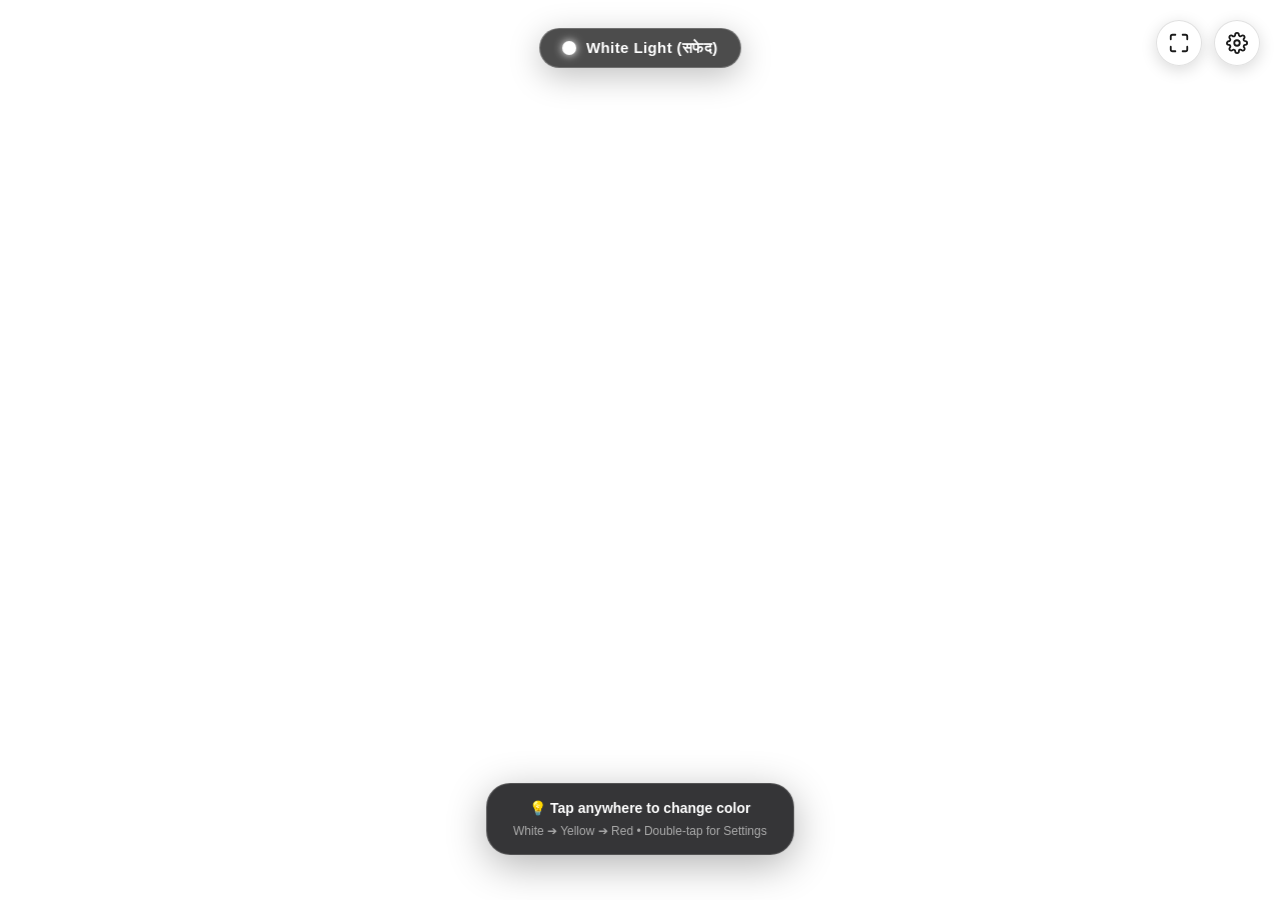
<file: index.html>
<!DOCTYPE html>
<html lang="hi">
<head>
  <meta charset="UTF-8">
  <meta name="viewport" content="width=device-width, initial-scale=1.0, maximum-scale=1.0, user-scalable=no, viewport-fit=cover">
  <title>Full Screen Light - Lumina</title>
  
  <!-- PWA & Mobile Optimization -->
  <link rel="manifest" href="manifest.json">
  <meta name="theme-color" content="#ffffff">
  <meta name="apple-mobile-web-app-capable" content="yes">
  <meta name="apple-mobile-web-app-status-bar-style" content="black-translucent">
  <meta name="apple-mobile-web-app-title" content="ScreenLight">
  <link rel="apple-touch-icon" href="icon-192.svg">
  <link rel="icon" type="image/svg+xml" href="icon-192.svg">
  
  <link rel="stylesheet" href="style.css">
</head>
<body>

  <!-- Fullscreen Light Surface (Tapping cycles White -> Yellow -> Red) -->
  <div id="light-surface" aria-label="Tap to change light color" role="button" tabindex="0"></div>

  <!-- Brightness Dimmer Overlay (0% dim = 100% full brightness) -->
  <div id="dim-layer"></div>

  <!-- Quick HUD Controls (Auto-fades out after 3 seconds) -->
  <div class="hud-controls" id="hud-controls">
    <!-- Fullscreen Toggle -->
    <button class="icon-btn" id="btn-fullscreen" title="Fullscreen Mode (F)" aria-label="Fullscreen">
      <svg id="icon-fs-enter" viewBox="0 0 24 24">
        <path d="M8 3H5a2 2 0 0 0-2 2v3m18 0V5a2 2 0 0 0-2-2h-3m0 18h3a2 2 0 0 0 2-2v-3M3 16v3a2 2 0 0 0 2 2h3"></path>
      </svg>
      <svg id="icon-fs-exit" viewBox="0 0 24 24" style="display: none;">
        <path d="M4 14h6m0 0v6m0-6L3 21m17-7h-6m0 0v6m0-6l7 7M10 10H4m6 0V4m0 6L3 3m11 7h6m-6 0V4m0 6l7-7"></path>
      </svg>
    </button>

    <!-- Settings Gear -->
    <button class="icon-btn" id="btn-settings" title="Settings & Options" aria-label="Settings">
      <svg viewBox="0 0 24 24">
        <circle cx="12" cy="12" r="3"></circle>
        <path d="M19.4 15a1.65 1.65 0 0 0 .33 1.82l.06.06a2 2 0 0 1 0 2.83 2 2 0 0 1-2.83 0l-.06-.06a1.65 1.65 0 0 0-1.82-.33 1.65 1.65 0 0 0-1 1.51V21a2 2 0 0 1-2 2 2 2 0 0 1-2-2v-.09A1.65 1.65 0 0 0 9 19.4a1.65 1.65 0 0 0-1.82.33l-.06.06a2 2 0 0 1-2.83 0 2 2 0 0 1 0-2.83l.06-.06a1.65 1.65 0 0 0 .33-1.82 1.65 1.65 0 0 0-1.51-1H3a2 2 0 0 1-2-2 2 2 0 0 1 2-2h.09A1.65 1.65 0 0 0 4.6 9a1.65 1.65 0 0 0-.33-1.82l-.06-.06a2 2 0 0 1 0-2.83 2 2 0 0 1 2.83 0l.06.06a1.65 1.65 0 0 0 1.82.33H9a1.65 1.65 0 0 0 1-1.51V3a2 2 0 0 1 2-2 2 2 0 0 1 2 2v.09a1.65 1.65 0 0 0 1 1.51 1.65 1.65 0 0 0 1.82-.33l.06-.06a2 2 0 0 1 2.83 0 2 2 0 0 1 0 2.83l-.06.06a1.65 1.65 0 0 0-.33 1.82V9a1.65 1.65 0 0 0 1.51 1H21a2 2 0 0 1 2 2 2 2 0 0 1-2 2h-.09a1.65 1.65 0 0 0-1.51 1z"></path>
      </svg>
    </button>
  </div>

  <!-- Color Change Temporary Notification Pill -->
  <div class="color-badge" id="color-badge">
    <div class="badge-dot" id="badge-dot"></div>
    <span id="badge-text">White Light (सफेद)</span>
  </div>

  <!-- Intro Tip Toast -->
  <div class="intro-toast" id="intro-toast">
    <div><strong>💡 Tap anywhere to change color</strong></div>
    <div class="sub-text">White ➔ Yellow ➔ Red • Double-tap for Settings</div>
  </div>

  <!-- Settings & Controls Modal -->
  <div class="modal-backdrop" id="settings-modal" role="dialog" aria-modal="true">
    <div class="settings-card">
      <div class="settings-header">
        <div class="settings-title">
          <span>⚡ Lumina Screen Light</span>
        </div>
        <button class="close-btn" id="btn-close-settings" aria-label="Close settings">
          <svg width="20" height="20" viewBox="0 0 24 24" fill="none" stroke="currentColor" stroke-width="2.5" stroke-linecap="round">
            <line x1="18" y1="6" x2="6" y2="18"></line>
            <line x1="6" y1="6" x2="18" y2="18"></line>
          </svg>
        </button>
      </div>

      <!-- Brightness Slider -->
      <div class="setting-group">
        <div class="setting-label">
          <span>Brightness (चमक)</span>
          <span class="brightness-val" id="brightness-text">100%</span>
        </div>
        <div class="slider-container">
          <svg viewBox="0 0 24 24" fill="none" stroke="currentColor" stroke-width="2">
            <circle cx="12" cy="12" r="5"></circle>
            <line x1="12" y1="1" x2="12" y2="3"></line>
            <line x1="12" y1="21" x2="12" y2="23"></line>
            <line x1="4.22" y1="4.22" x2="5.64" y2="5.64"></line>
            <line x1="18.36" y1="18.36" x2="19.78" y2="19.78"></line>
            <line x1="1" y1="12" x2="3" y2="12"></line>
            <line x1="21" y1="12" x2="23" y2="12"></line>
            <line x1="4.22" y1="19.78" x2="5.64" y2="18.36"></line>
            <line x1="18.36" y1="5.64" x2="19.78" y2="4.22"></line>
          </svg>
          <input type="range" id="brightness-slider" min="10" max="100" value="100" step="1">
        </div>
      </div>

      <!-- Quick Color Select -->
      <div class="setting-group">
        <div class="setting-label">Colors (रंग चुनें)</div>
        <div class="color-swatches">
          <button class="color-option active" data-color="#ffffff" data-name="White Light (सफेद)">
            <div class="color-preview" style="background: #ffffff;"></div>
            <span>White</span>
          </button>
          <button class="color-option" data-color="#ffe600" data-name="Warm Yellow (पीला)">
            <div class="color-preview" style="background: #ffe600;"></div>
            <span>Yellow</span>
          </button>
          <button class="color-option" data-color="#ff0033" data-name="Night Red (लाल)">
            <div class="color-preview" style="background: #ff0033;"></div>
            <span>Red</span>
          </button>
          <button class="color-option" data-color="#ff9900" data-name="Soft Amber (नारंगी)">
            <div class="color-preview" style="background: #ff9900;"></div>
            <span>Amber</span>
          </button>
          <button class="color-option" data-color="#00e676" data-name="Soft Green (हरा)">
            <div class="color-preview" style="background: #00e676;"></div>
            <span>Green</span>
          </button>
          <button class="color-option" data-color="#2979ff" data-name="Cool Blue (नीला)">
            <div class="color-preview" style="background: #2979ff;"></div>
            <span>Blue</span>
          </button>
        </div>
      </div>

      <!-- Strobe & SOS Mode -->
      <div class="setting-group">
        <div class="setting-label">Emergency / Strobe (इमरजेंसी मोड)</div>
        <div class="strobe-grid">
          <button class="strobe-btn active" id="strobe-off">Off</button>
          <button class="strobe-btn" id="strobe-fast">⚡ Fast Blink</button>
          <button class="strobe-btn" id="strobe-sos">🚨 SOS Signal</button>
        </div>
      </div>

      <!-- Keep Screen Awake Toggle -->
      <div class="toggle-row">
        <div class="toggle-info">
          <span class="toggle-title">Keep Screen Awake (स्क्रीन बंद न हो)</span>
          <span class="toggle-subtitle" id="wakelock-status">Active (Screen won't sleep)</span>
        </div>
        <label class="switch">
          <input type="checkbox" id="toggle-wakelock" checked>
          <span class="switch-slider"></span>
        </label>
      </div>

      <!-- Sound & Haptics -->
      <div class="toggle-row">
        <div class="toggle-info">
          <span class="toggle-title">Tap Haptics & Sound (वाइब्रेशन / आवाज)</span>
          <span class="toggle-subtitle">Click effect on color tap</span>
        </div>
        <label class="switch">
          <input type="checkbox" id="toggle-sound" checked>
          <span class="switch-slider"></span>
        </label>
      </div>

      <!-- Install PWA App Button (Shown if browser supports) -->
      <button class="install-btn" id="btn-install" style="display: none;">
        <svg width="20" height="20" viewBox="0 0 24 24" fill="none" stroke="currentColor" stroke-width="2">
          <path d="M21 15v4a2 2 0 0 1-2 2H5a2 2 0 0 1-2-2v-4"></path>
          <polyline points="7 10 12 15 17 10"></polyline>
          <line x1="12" y1="15" x2="12" y2="3"></line>
        </svg>
        <span>Install App on Phone / PC</span>
      </button>

      <!-- Useful Tips Box -->
      <div class="tips-box">
        <div>📱 <strong>अधिकतम रोशनी (Max Brightness) के लिए:</strong> अपने फोन/लैपटॉप की ब्राइटनेस 100% फुल कर लें।</div>
        <div style="margin-top: 6px;">⌨️ <strong>Shortcuts:</strong> Space/Tap = Color बदलो | F = Fullscreen | Esc = Settings बंद करो</div>
      </div>

    </div>
  </div>

  <script src="app.js"></script>
</body>
</html>
</file>
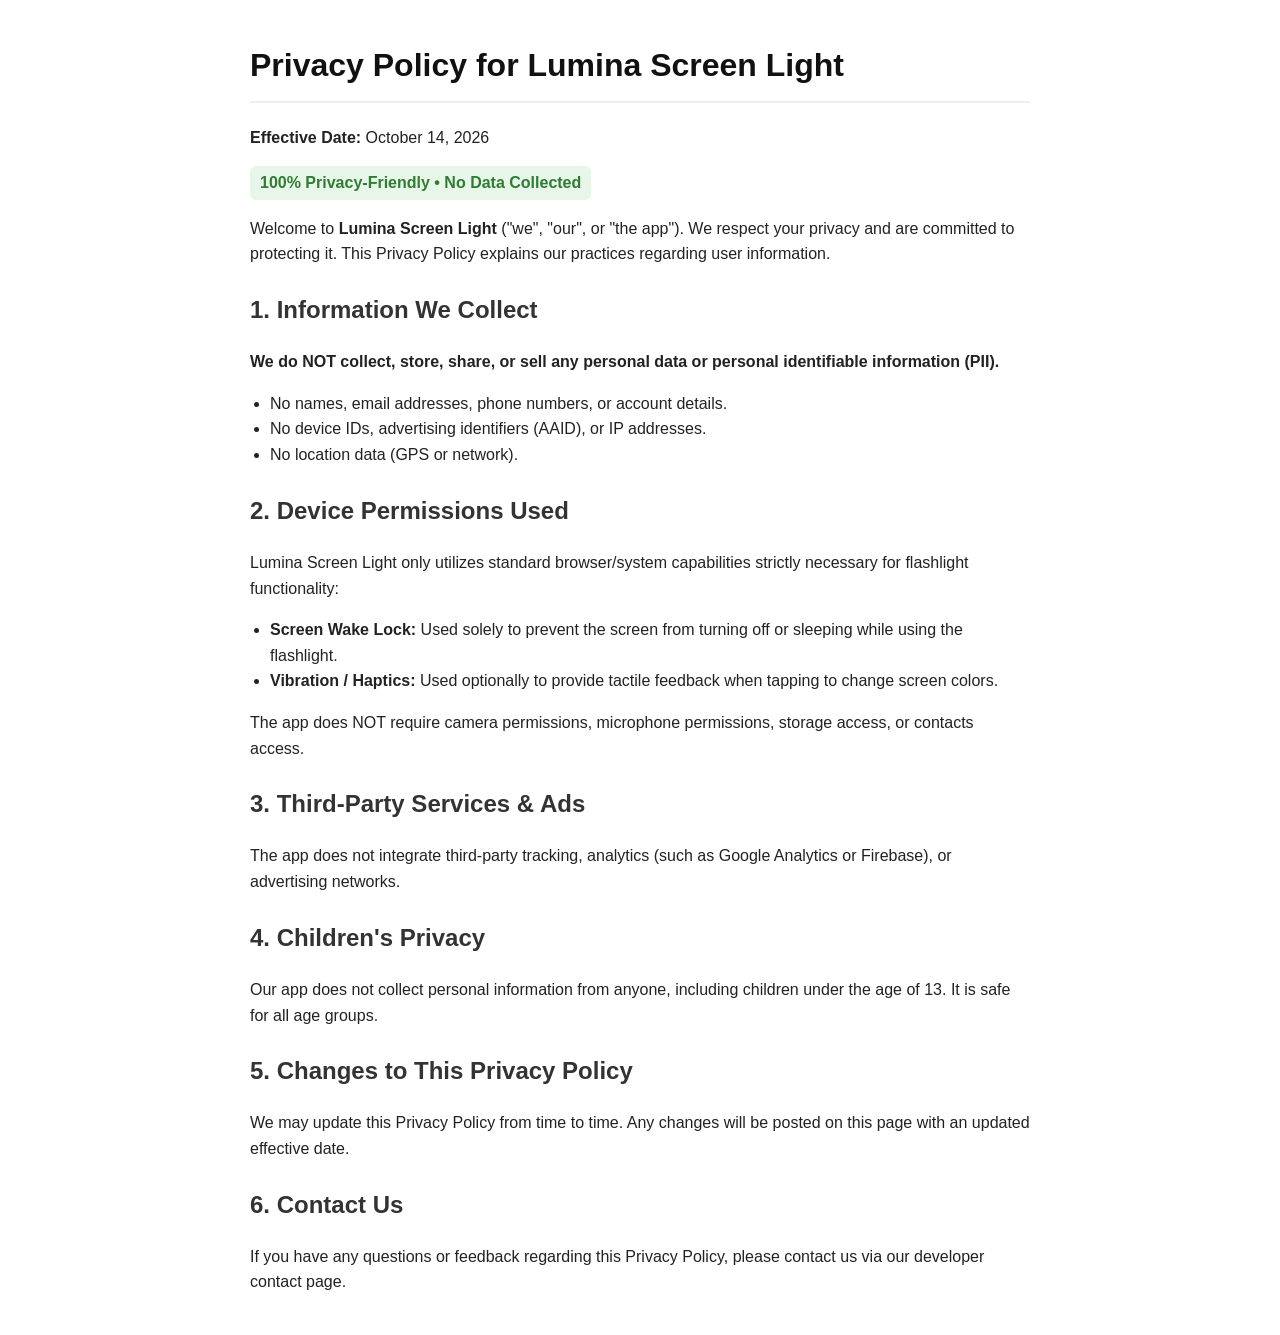
<file: privacy-policy.html>
<!DOCTYPE html>
<html lang="en">
<head>
  <meta charset="UTF-8">
  <meta name="viewport" content="width=device-width, initial-scale=1.0">
  <title>Privacy Policy - Lumina Screen Light</title>
  <style>
    body {
      font-family: -apple-system, BlinkMacSystemFont, 'Segoe UI', Roboto, Helvetica, Arial, sans-serif;
      line-height: 1.6;
      color: #222;
      max-width: 780px;
      margin: 40px auto;
      padding: 0 20px;
    }
    h1 { color: #111; border-bottom: 2px solid #eee; padding-bottom: 10px; }
    h2 { color: #333; margin-top: 24px; }
    p { margin-bottom: 14px; }
    ul { margin-bottom: 14px; padding-left: 20px; }
    .badge { background: #e8f5e9; color: #2e7d32; padding: 4px 10px; border-radius: 6px; font-weight: bold; display: inline-block; }
  </style>
</head>
<body>
  <h1>Privacy Policy for Lumina Screen Light</h1>
  <p><strong>Effective Date:</strong> October 14, 2026</p>
  <p><span class="badge">100% Privacy-Friendly • No Data Collected</span></p>

  <p>Welcome to <strong>Lumina Screen Light</strong> ("we", "our", or "the app"). We respect your privacy and are committed to protecting it. This Privacy Policy explains our practices regarding user information.</p>

  <h2>1. Information We Collect</h2>
  <p><strong>We do NOT collect, store, share, or sell any personal data or personal identifiable information (PII).</strong></p>
  <ul>
    <li>No names, email addresses, phone numbers, or account details.</li>
    <li>No device IDs, advertising identifiers (AAID), or IP addresses.</li>
    <li>No location data (GPS or network).</li>
  </ul>

  <h2>2. Device Permissions Used</h2>
  <p>Lumina Screen Light only utilizes standard browser/system capabilities strictly necessary for flashlight functionality:</p>
  <ul>
    <li><strong>Screen Wake Lock:</strong> Used solely to prevent the screen from turning off or sleeping while using the flashlight.</li>
    <li><strong>Vibration / Haptics:</strong> Used optionally to provide tactile feedback when tapping to change screen colors.</li>
  </ul>
  <p>The app does NOT require camera permissions, microphone permissions, storage access, or contacts access.</p>

  <h2>3. Third-Party Services & Ads</h2>
  <p>The app does not integrate third-party tracking, analytics (such as Google Analytics or Firebase), or advertising networks.</p>

  <h2>4. Children's Privacy</h2>
  <p>Our app does not collect personal information from anyone, including children under the age of 13. It is safe for all age groups.</p>

  <h2>5. Changes to This Privacy Policy</h2>
  <p>We may update this Privacy Policy from time to time. Any changes will be posted on this page with an updated effective date.</p>

  <h2>6. Contact Us</h2>
  <p>If you have any questions or feedback regarding this Privacy Policy, please contact us via our developer contact page.</p>
</body>
</html>
</file>
<file: style.css>
/* Lumina Screen Light - Fullscreen Flashlight Styles */
* {
  margin: 0;
  padding: 0;
  box-sizing: border-box;
  -webkit-tap-highlight-color: transparent;
  user-select: none;
  -webkit-user-select: none;
}

html, body {
  width: 100%;
  height: 100%;
  overflow: hidden;
  position: fixed;
  top: 0;
  left: 0;
  right: 0;
  bottom: 0;
  font-family: -apple-system, BlinkMacSystemFont, 'Segoe UI', Roboto, Helvetica, Arial, sans-serif;
  background-color: #ffffff;
  transition: background-color 0.15s ease-out;
}

/* Light Canvas */
#light-surface {
  width: 100vw;
  height: 100vh;
  position: absolute;
  top: 0;
  left: 0;
  background-color: #ffffff;
  cursor: pointer;
  z-index: 1;
}

/* Brightness Dimming Layer */
#dim-layer {
  position: absolute;
  top: 0;
  left: 0;
  width: 100vw;
  height: 100vh;
  background-color: #000000;
  opacity: 0; /* 0 = 100% Brightness, 0.9 = 10% Brightness */
  pointer-events: none;
  z-index: 2;
  transition: opacity 0.1s ease;
}

/* Floating Status Notification Pill */
.color-badge {
  position: absolute;
  top: 28px;
  left: 50%;
  transform: translateX(-50%) translateY(0);
  background: rgba(0, 0, 0, 0.7);
  backdrop-filter: blur(12px);
  -webkit-backdrop-filter: blur(12px);
  color: #ffffff;
  padding: 10px 22px;
  border-radius: 999px;
  font-size: 15px;
  font-weight: 600;
  letter-spacing: 0.4px;
  display: flex;
  align-items: center;
  gap: 10px;
  box-shadow: 0 8px 32px rgba(0, 0, 0, 0.25);
  border: 1px solid rgba(255, 255, 255, 0.2);
  z-index: 10;
  opacity: 0;
  pointer-events: none;
  transition: opacity 0.3s cubic-bezier(0.16, 1, 0.3, 1), transform 0.3s cubic-bezier(0.16, 1, 0.3, 1);
}

.color-badge.show {
  opacity: 1;
  transform: translateX(-50%) translateY(0);
}

.color-badge.hide {
  opacity: 0;
  transform: translateX(-50%) translateY(-12px);
}

.color-badge .badge-dot {
  width: 14px;
  height: 14px;
  border-radius: 50%;
  border: 2px solid rgba(255, 255, 255, 0.8);
  box-shadow: 0 0 8px currentColor;
}

/* Initial User Guide Toast */
.intro-toast {
  position: absolute;
  bottom: 45px;
  left: 50%;
  transform: translateX(-50%);
  background: rgba(18, 18, 20, 0.85);
  backdrop-filter: blur(16px);
  -webkit-backdrop-filter: blur(16px);
  color: #ffffff;
  padding: 14px 26px;
  border-radius: 24px;
  font-size: 14px;
  line-height: 1.5;
  text-align: center;
  box-shadow: 0 10px 40px rgba(0, 0, 0, 0.3);
  border: 1px solid rgba(255, 255, 255, 0.15);
  z-index: 10;
  pointer-events: none;
  transition: opacity 0.6s ease, transform 0.6s ease;
  max-width: 90%;
}

.intro-toast.fade-out {
  opacity: 0;
  transform: translateX(-50%) translateY(16px);
}

.intro-toast .sub-text {
  font-size: 12px;
  color: #aaaaaa;
  margin-top: 3px;
}

/* Quick Corner Action Buttons */
.hud-controls {
  position: absolute;
  top: 20px;
  right: 20px;
  display: flex;
  gap: 12px;
  z-index: 15;
  transition: opacity 0.4s ease;
}

.hud-controls.dimmed {
  opacity: 0.18;
}

.hud-controls.dimmed:hover {
  opacity: 1;
}

.icon-btn {
  width: 46px;
  height: 46px;
  border-radius: 50%;
  border: 1px solid rgba(0, 0, 0, 0.12);
  background: rgba(255, 255, 255, 0.8);
  backdrop-filter: blur(10px);
  -webkit-backdrop-filter: blur(10px);
  color: #1a1a1a;
  display: flex;
  align-items: center;
  justify-content: center;
  cursor: pointer;
  box-shadow: 0 4px 16px rgba(0, 0, 0, 0.15);
  transition: transform 0.18s ease, background 0.2s, box-shadow 0.2s;
}

.icon-btn:hover {
  transform: scale(1.08);
  background: rgba(255, 255, 255, 0.95);
  box-shadow: 0 6px 20px rgba(0, 0, 0, 0.25);
}

.icon-btn:active {
  transform: scale(0.92);
}

.icon-btn svg {
  width: 22px;
  height: 22px;
  stroke: currentColor;
  stroke-width: 2;
  fill: none;
  stroke-linecap: round;
  stroke-linejoin: round;
}

/* Color indicator on button border */
.icon-btn.dark-mode-btn {
  background: rgba(20, 20, 24, 0.7);
  color: #ffffff;
  border-color: rgba(255, 255, 255, 0.2);
}

/* Modal Overlay & Settings Drawer */
.modal-backdrop {
  position: fixed;
  inset: 0;
  background: rgba(0, 0, 0, 0.6);
  backdrop-filter: blur(10px);
  -webkit-backdrop-filter: blur(10px);
  z-index: 100;
  opacity: 0;
  pointer-events: none;
  transition: opacity 0.3s ease;
  display: flex;
  align-items: center;
  justify-content: center;
  padding: 20px;
}

.modal-backdrop.open {
  opacity: 1;
  pointer-events: auto;
}

.settings-card {
  width: 100%;
  max-width: 440px;
  max-height: 90vh;
  overflow-y: auto;
  background: rgba(28, 28, 34, 0.95);
  border: 1px solid rgba(255, 255, 255, 0.15);
  border-radius: 28px;
  box-shadow: 0 24px 60px rgba(0, 0, 0, 0.6);
  color: #f5f5f7;
  padding: 24px;
  transform: translateY(20px) scale(0.96);
  transition: transform 0.3s cubic-bezier(0.16, 1, 0.3, 1);
}

.modal-backdrop.open .settings-card {
  transform: translateY(0) scale(1);
}

.settings-header {
  display: flex;
  align-items: center;
  justify-content: space-between;
  margin-bottom: 22px;
  border-bottom: 1px solid rgba(255, 255, 255, 0.08);
  padding-bottom: 14px;
}

.settings-title {
  display: flex;
  align-items: center;
  gap: 10px;
  font-size: 20px;
  font-weight: 700;
}

.close-btn {
  width: 36px;
  height: 36px;
  border-radius: 50%;
  border: none;
  background: rgba(255, 255, 255, 0.1);
  color: #ffffff;
  cursor: pointer;
  display: flex;
  align-items: center;
  justify-content: center;
  transition: background 0.2s;
}

.close-btn:hover {
  background: rgba(255, 255, 255, 0.25);
}

/* Setting Sections */
.setting-group {
  margin-bottom: 22px;
}

.setting-label {
  font-size: 13px;
  text-transform: uppercase;
  letter-spacing: 1px;
  color: #8e8e93;
  margin-bottom: 10px;
  font-weight: 600;
  display: flex;
  justify-content: space-between;
  align-items: center;
}

/* Color Presets Grid */
.color-swatches {
  display: grid;
  grid-template-columns: repeat(3, 1fr);
  gap: 12px;
  margin-bottom: 8px;
}

.color-option {
  display: flex;
  flex-direction: column;
  align-items: center;
  gap: 6px;
  padding: 12px 6px;
  background: rgba(255, 255, 255, 0.05);
  border: 2px solid transparent;
  border-radius: 16px;
  cursor: pointer;
  transition: all 0.2s ease;
  color: #e0e0e0;
  font-size: 12px;
  font-weight: 500;
}

.color-option:hover {
  background: rgba(255, 255, 255, 0.12);
  transform: translateY(-2px);
}

.color-option.active {
  border-color: #3b82f6;
  background: rgba(59, 130, 246, 0.15);
  color: #ffffff;
}

.color-preview {
  width: 36px;
  height: 36px;
  border-radius: 50%;
  box-shadow: 0 4px 12px rgba(0, 0, 0, 0.3);
  border: 2px solid rgba(255, 255, 255, 0.4);
}

/* Brightness Slider */
.slider-container {
  display: flex;
  align-items: center;
  gap: 14px;
  background: rgba(255, 255, 255, 0.06);
  padding: 14px 18px;
  border-radius: 18px;
}

.slider-container svg {
  flex-shrink: 0;
  stroke: #8e8e93;
  width: 20px;
  height: 20px;
}

.slider-container input[type="range"] {
  flex-grow: 1;
  -webkit-appearance: none;
  appearance: none;
  height: 8px;
  border-radius: 4px;
  background: rgba(255, 255, 255, 0.2);
  outline: none;
}

.slider-container input[type="range"]::-webkit-slider-thumb {
  -webkit-appearance: none;
  appearance: none;
  width: 24px;
  height: 24px;
  border-radius: 50%;
  background: #ffffff;
  cursor: pointer;
  box-shadow: 0 2px 10px rgba(0, 0, 0, 0.5);
  transition: transform 0.15s ease;
}

.slider-container input[type="range"]::-webkit-slider-thumb:hover {
  transform: scale(1.15);
}

.brightness-val {
  font-weight: 700;
  min-width: 44px;
  text-align: right;
  font-size: 14px;
  color: #ffffff;
}

/* Toggle Switches */
.toggle-row {
  display: flex;
  align-items: center;
  justify-content: space-between;
  padding: 12px 16px;
  background: rgba(255, 255, 255, 0.06);
  border-radius: 16px;
  margin-bottom: 10px;
}

.toggle-info {
  display: flex;
  flex-direction: column;
  gap: 2px;
}

.toggle-title {
  font-size: 14px;
  font-weight: 600;
}

.toggle-subtitle {
  font-size: 12px;
  color: #8e8e93;
}

/* Switch UI */
.switch {
  position: relative;
  display: inline-block;
  width: 46px;
  height: 26px;
}

.switch input {
  opacity: 0;
  width: 0;
  height: 0;
}

.switch-slider {
  position: absolute;
  cursor: pointer;
  inset: 0;
  background-color: rgba(255, 255, 255, 0.2);
  transition: 0.3s;
  border-radius: 26px;
}

.switch-slider:before {
  position: absolute;
  content: "";
  height: 20px;
  width: 20px;
  left: 3px;
  bottom: 3px;
  background-color: white;
  transition: 0.3s cubic-bezier(0.16, 1, 0.3, 1);
  border-radius: 50%;
}

input:checked + .switch-slider {
  background-color: #3b82f6;
}

input:checked + .switch-slider:before {
  transform: translateX(20px);
}

/* Strobe Emergency Controls */
.strobe-grid {
  display: grid;
  grid-template-columns: repeat(3, 1fr);
  gap: 10px;
  margin-top: 10px;
}

.strobe-btn {
  background: rgba(255, 255, 255, 0.08);
  border: 1px solid rgba(255, 255, 255, 0.12);
  color: #ffffff;
  padding: 10px;
  border-radius: 12px;
  font-size: 13px;
  font-weight: 600;
  cursor: pointer;
  transition: all 0.2s ease;
}

.strobe-btn:hover {
  background: rgba(255, 255, 255, 0.18);
}

.strobe-btn.active {
  background: #ef4444;
  border-color: #f87171;
  box-shadow: 0 0 15px rgba(239, 68, 68, 0.5);
}

/* Quick Action / Install App Button */
.install-btn {
  width: 100%;
  padding: 14px;
  border-radius: 16px;
  background: linear-gradient(135deg, #2563eb, #3b82f6);
  color: white;
  font-size: 15px;
  font-weight: 700;
  border: none;
  cursor: pointer;
  box-shadow: 0 6px 20px rgba(37, 99, 235, 0.4);
  display: flex;
  align-items: center;
  justify-content: center;
  gap: 10px;
  margin-top: 10px;
  transition: transform 0.2s, box-shadow 0.2s;
}

.install-btn:hover {
  transform: translateY(-2px);
  box-shadow: 0 10px 25px rgba(37, 99, 235, 0.5);
}

/* Tips & Shortcuts Box */
.tips-box {
  background: rgba(255, 255, 255, 0.04);
  border-radius: 14px;
  padding: 12px 14px;
  margin-top: 16px;
  font-size: 12px;
  color: #a1a1aa;
  line-height: 1.6;
}

.tips-box strong {
  color: #ffffff;
}

/* Responsive adjust */
@media (max-width: 480px) {
  .settings-card {
    padding: 20px 16px;
    border-radius: 22px;
  }
  .hud-controls {
    top: 14px;
    right: 14px;
  }
}
</file>
